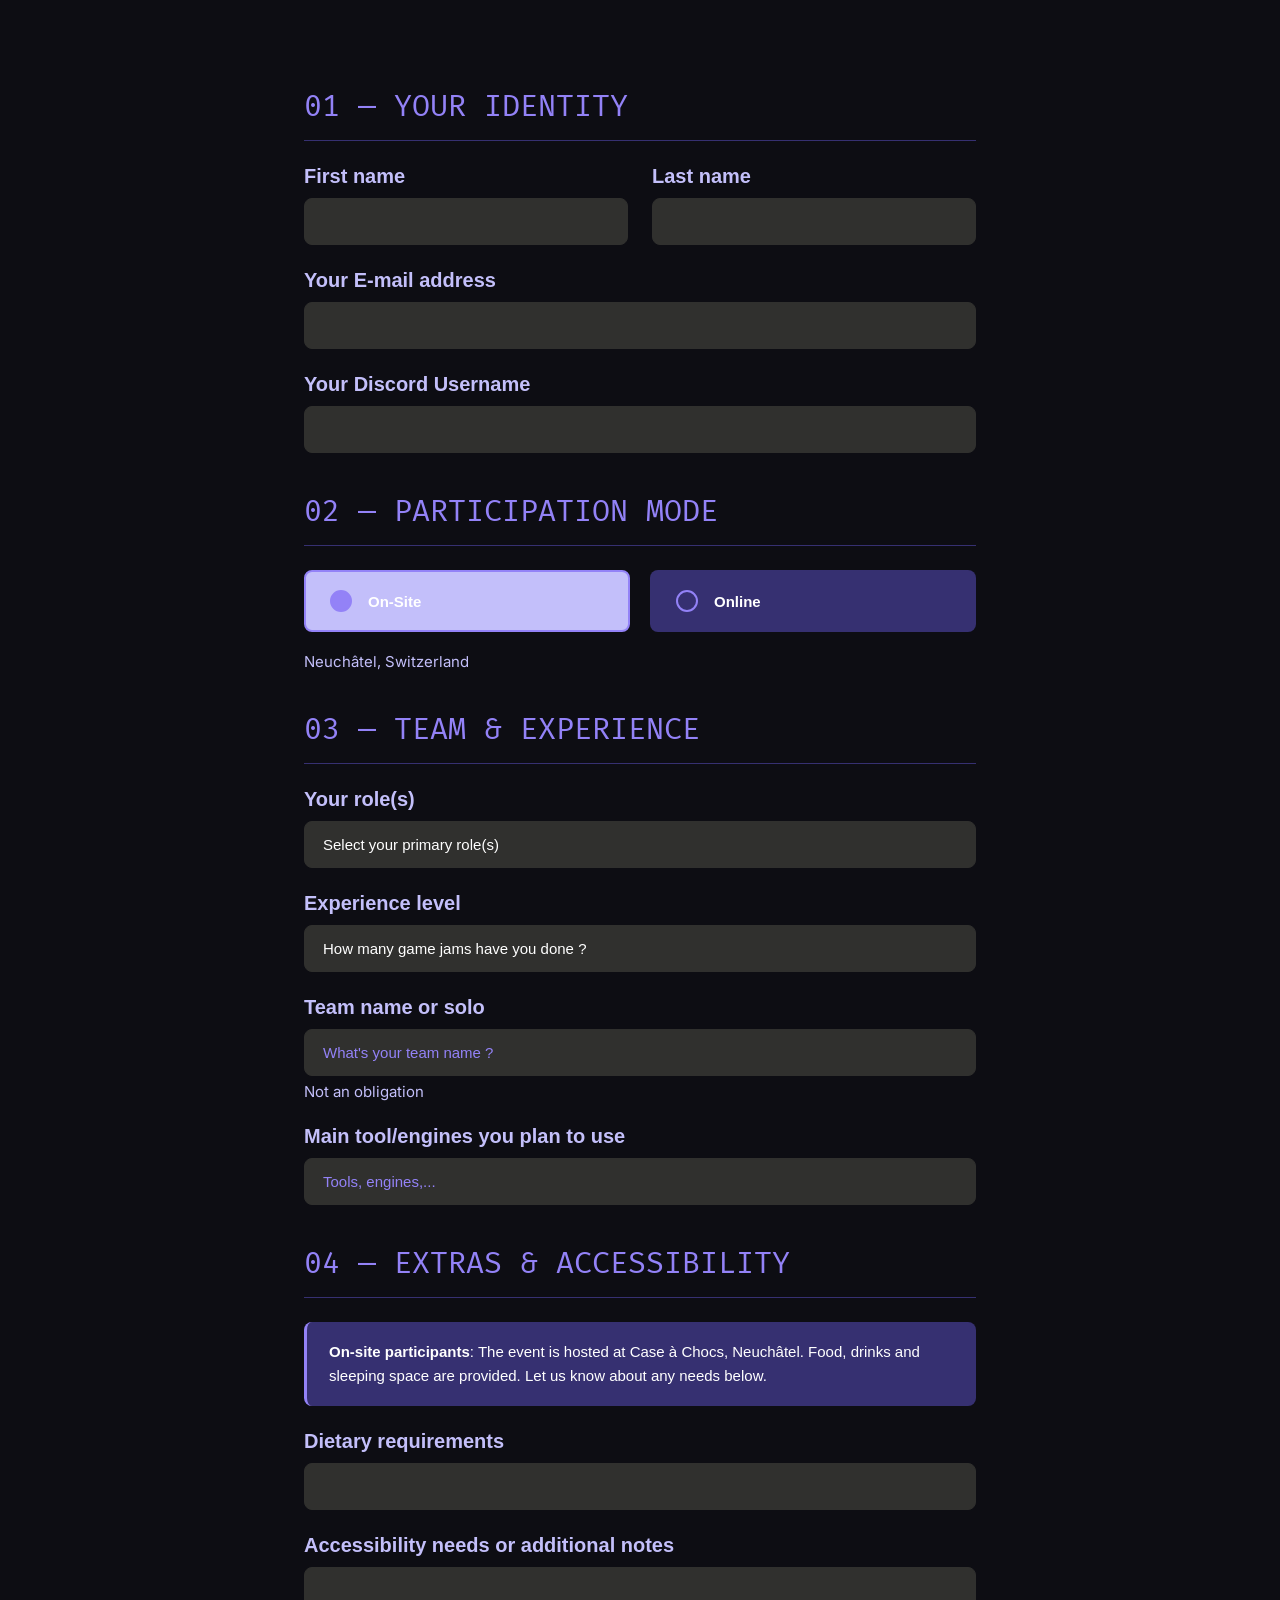
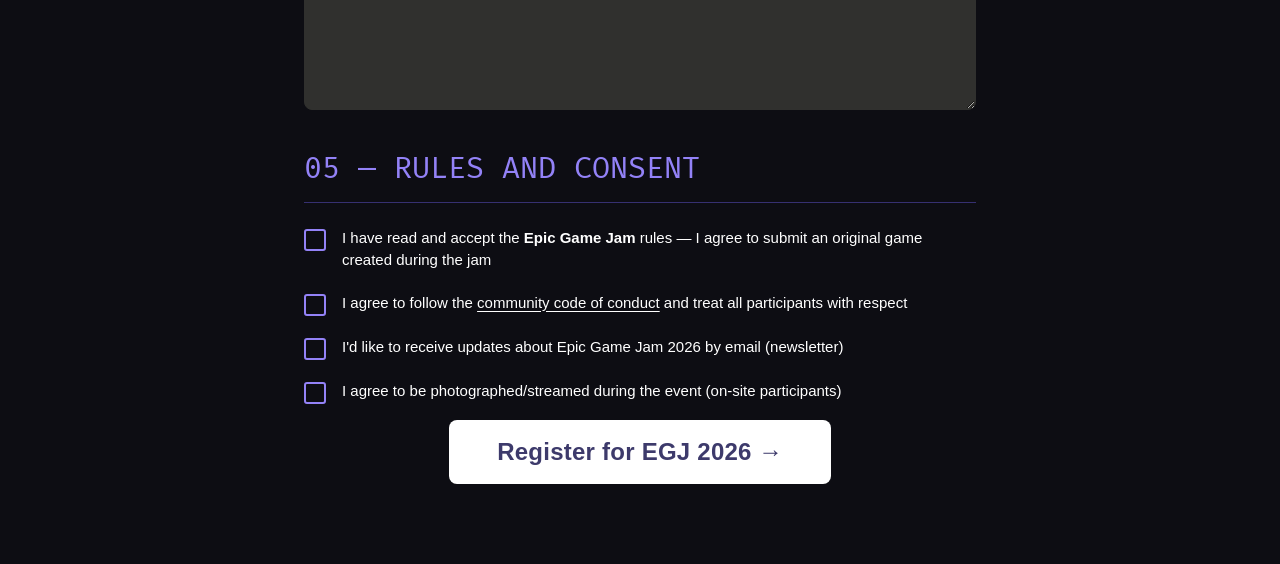
<file: index.html>
<!DOCTYPE html>
<html lang="fr">
<head>
  <meta charset="UTF-8" />
  <meta name="viewport" content="width=device-width, initial-scale=1.0" />
  <title>Epic Game Jam 2026 — Registration</title>

  <!-- Google Fonts : Fira Mono + Inter -->
  <link rel="preconnect" href="https://fonts.googleapis.com" />
  <link rel="preconnect" href="https://fonts.gstatic.com" crossorigin />
  <link href="https://fonts.googleapis.com/css2?family=Fira+Mono:wght@400;700&family=Inter:wght@400;700&display=swap" rel="stylesheet" />

  <link rel="stylesheet" href="style.css" />
</head>
<body>

  <main class="form-wrapper">
    <form class="form" action="https://api.web3forms.com/submit" method="POST" novalidate>
      <input type="hidden" name="access_key" value="4a087833-2bcb-491b-9399-07247a238c98">
    

      <!-- section 01 -->
      <section class="form-section">
        <h2 class="section-title">01 — YOUR IDENTITY</h2>
        <div class="divider"></div>

        <!-- First name + Last name -->
        <div class="row-two">
          <div class="field-group">
            <label class="field-label" for="first-name">First name</label>
            <input
              class="field-input"
              type="text"
              id="first-name"
              name="first_name"
              autocomplete="given-name"
            />
          </div>

          <div class="field-group">
            <label class="field-label" for="last-name">Last name</label>
            <input
              class="field-input"
              type="text"
              id="last-name"
              name="last_name"
              autocomplete="family-name"
            />
          </div>
        </div>

        <div class="field-group">
          <label class="field-label" for="email">Your E-mail address</label>
          <input
            class="field-input"
            type="email"
            id="email"
            name="email"
            autocomplete="email"
          />
        </div>

        <div class="field-group">
          <label class="field-label" for="discord">Your Discord Username</label>
          <input
            class="field-input"
            type="text"
            id="discord"
            name="discord"
            placeholder=""
          />
        </div>
      </section>


      <!-- section 02 -->
      <section class="form-section">
        <h2 class="section-title">02 — PARTICIPATION MODE</h2>
        <div class="divider"></div>

        <div class="participation-grid">
          <!-- On-Site -->
          <label class="participation-card" for="mode-onsite">
            <input
              class="participation-radio"
              type="radio"
              id="mode-onsite"
              name="participation_mode"
              value="onsite"
              checked
            />
            <span class="radio-dot"></span>
            <span class="participation-label">On-Site</span>
          </label>

          <!-- Online -->
          <label class="participation-card" for="mode-online">
            <input
              class="participation-radio"
              type="radio"
              id="mode-online"
              name="participation_mode"
              value="online"
            />
            <span class="radio-dot"></span>
            <span class="participation-label">Online</span>
          </label>
        </div>

        <!-- Sous-titre sous On-Site -->
        <p class="sub-note">Neuchâtel, Switzerland</p>
      </section>


      <!-- section 03 -->
      <section class="form-section">
        <h2 class="section-title">03 — TEAM &amp; EXPERIENCE</h2>
        <div class="divider"></div>

        <!-- Role(s) — select -->
        <div class="field-group">
          <label class="field-label" for="roles">Your role(s)</label>
          <select class="field-input field-select" id="roles" name="roles">
            <option value="" disabled selected>Select your primary role(s)</option>
            <option value="developer">Developer</option>
            <option value="artist">Artist / Illustrator</option>
            <option value="game-designer">Game Designer</option>
            <option value="sound">Sound Designer / Composer</option>
            <option value="writer">Writer / Narrative</option>
            <option value="other">Other</option>
          </select>
        </div>

        <!-- Experience level — select -->
        <div class="field-group">
          <label class="field-label" for="experience">Experience level</label>
          <select class="field-input field-select" id="experience" name="experience">
            <option value="" disabled selected>How many game jams have you done ?</option>
            <option value="0">0 — this is my first!</option>
            <option value="1-3">1 – 3</option>
            <option value="4-10">4 – 10</option>
            <option value="10+">More than 10</option>
          </select>
        </div>

        <!-- Team name or solo -->
        <div class="field-group">
          <label class="field-label" for="team-name">Team name or solo</label>
          <input
            class="field-input"
            type="text"
            id="team-name"
            name="team_name"
            placeholder="What's your team name ?"
          />
          <p class="sub-note">Not an obligation</p>
        </div>

        <!-- Main tool / engines -->
        <div class="field-group">
          <label class="field-label" for="tools">Main tool/engines you plan to use</label>
          <input
            class="field-input"
            type="text"
            id="tools"
            name="tools"
            placeholder="Tools, engines,..."
          />
        </div>
      </section>


      <!-- section 04 -->
      <section class="form-section">
        <h2 class="section-title">04 — EXTRAS &amp; ACCESSIBILITY</h2>
        <div class="divider"></div>

        <!-- Info box on-site -->
        <div class="info-box">
          <p>
            <strong>On-site participants</strong>: The event is hosted at Case à Chocs, Neuchâtel.
            Food, drinks and sleeping space are provided. Let us know about any needs below.
          </p>
        </div>

        <div class="field-group">
          <label class="field-label" for="dietary">Dietary requirements</label>
          <input
            class="field-input"
            type="text"
            id="dietary"
            name="dietary"
          />
        </div>

        <div class="field-group">
          <label class="field-label" for="accessibility">Accessibility needs or additional notes</label>
          <textarea
            class="field-input field-textarea"
            id="accessibility"
            name="accessibility"
            rows="5"
          ></textarea>
        </div>
      </section>


      <!-- section 05 -->
      <section class="form-section">
        <h2 class="section-title">05 — RULES AND CONSENT</h2>
        <div class="divider"></div>

        <ul class="consent-list">
          <li class="consent-item">
            <label class="consent-label">
              <input class="consent-checkbox" type="checkbox" name="rules" />
              <span class="checkmark"></span>
              <span class="consent-text">
                I have read and accept the <strong>Epic Game Jam</strong> rules — I agree to submit
                an original game created during the jam
              </span>
            </label>
          </li>

          <li class="consent-item">
            <label class="consent-label">
              <input class="consent-checkbox" type="checkbox" name="coc" />
              <span class="checkmark"></span>
              <span class="consent-text">
                I agree to follow the <u>community code of conduct</u> and treat all participants
                with respect
              </span>
            </label>
          </li>

          <li class="consent-item">
            <label class="consent-label">
              <input class="consent-checkbox" type="checkbox" name="newsletter" />
              <span class="checkmark"></span>
              <span class="consent-text">
                I'd like to receive updates about Epic Game Jam 2026 by email (newsletter)
              </span>
            </label>
          </li>

          <li class="consent-item">
            <label class="consent-label">
              <input class="consent-checkbox" type="checkbox" name="photo" />
              <span class="checkmark"></span>
              <span class="consent-text">
                I agree to be photographed/streamed during the event (on-site participants)
              </span>
            </label>
          </li>
        </ul>
      </section>


      <!-- submit button -->
      <div class="submit-wrapper">
        <button class="submit-btn" type="submit">
          Register for EGJ 2026 →
        </button>
      </div>

    </form>
  </main>

</body>
</html>
</file>
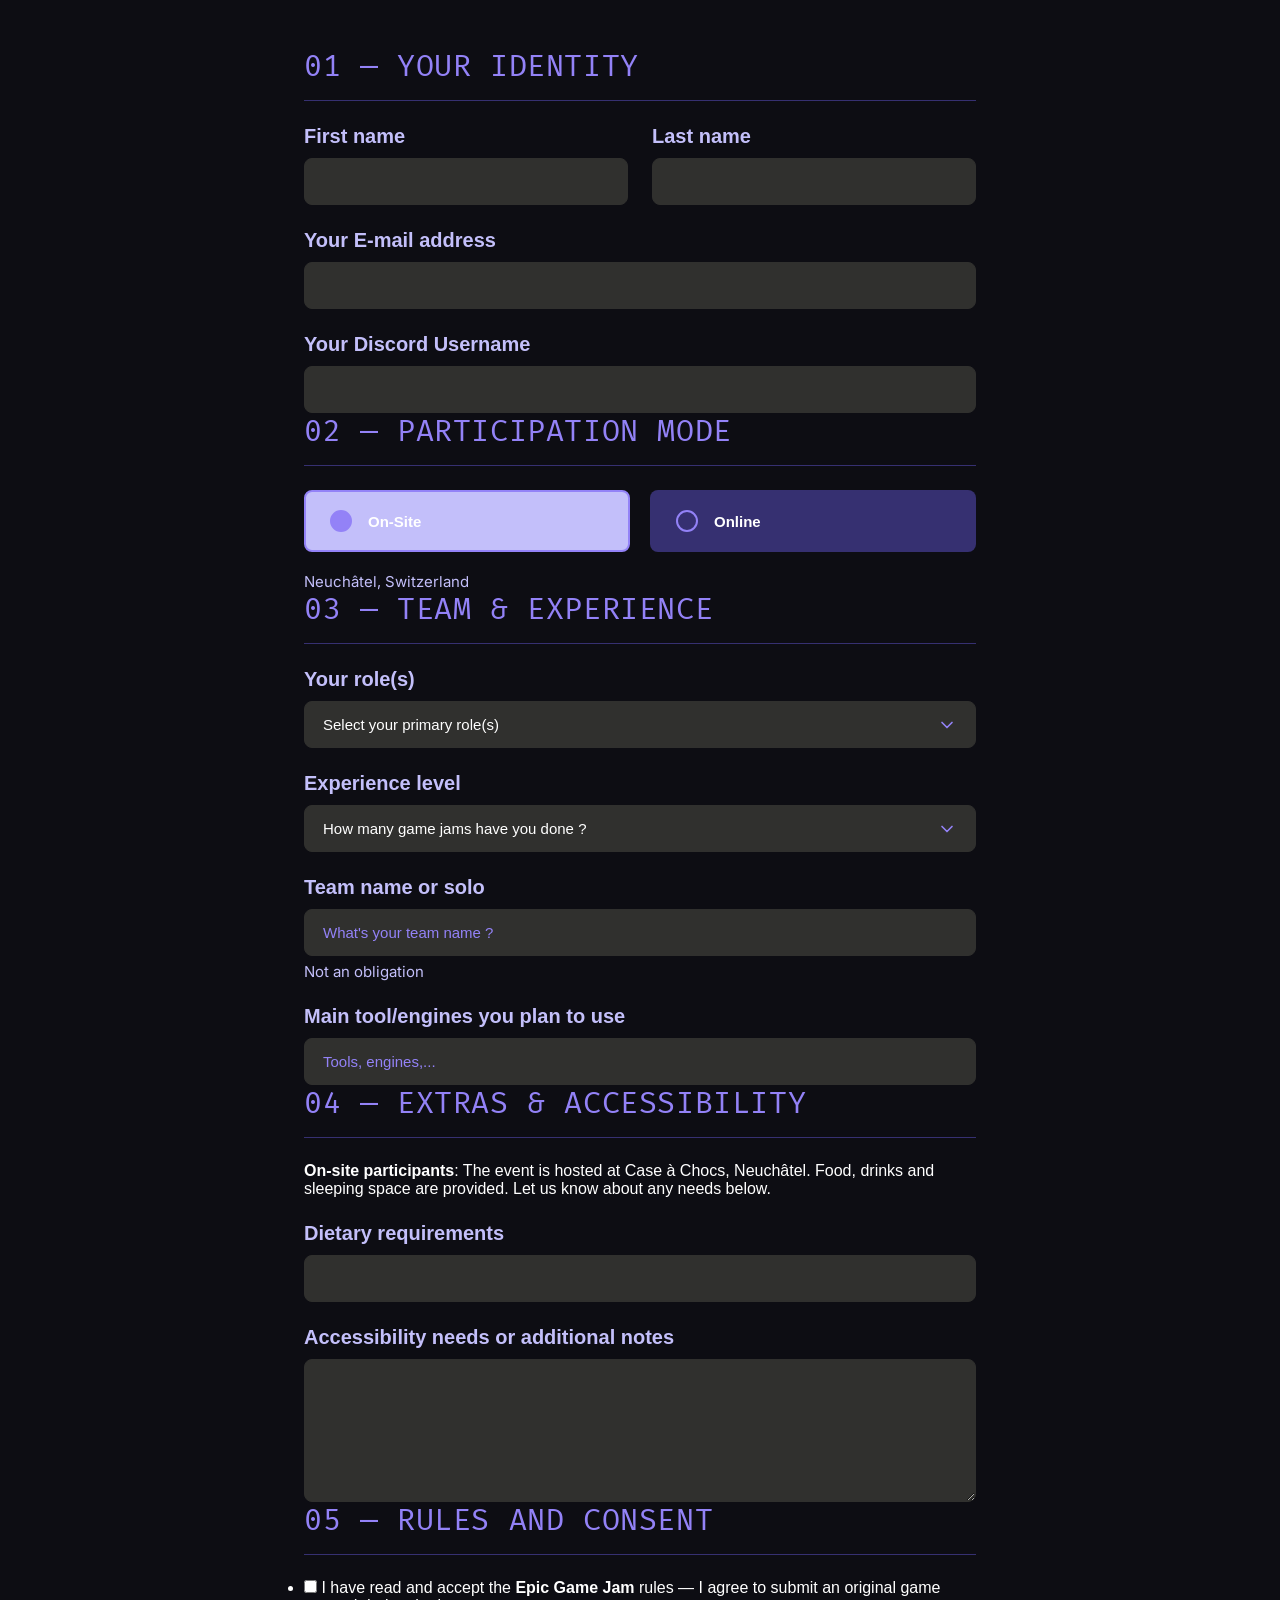
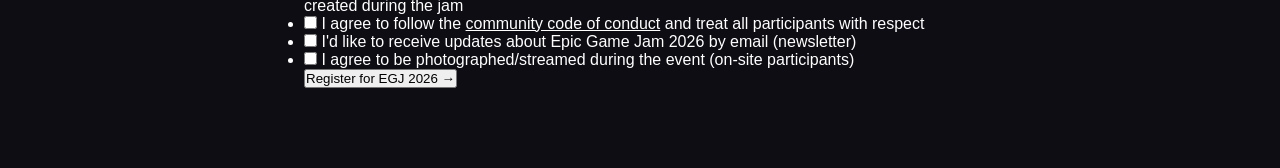
<file: .github/index.html>
<!DOCTYPE html>
<html lang="fr">
<head>
  <meta charset="UTF-8" />
  <meta name="viewport" content="width=device-width, initial-scale=1.0" />
  <title>Epic Game Jam 2026 — Registration</title>

  <!-- Google Fonts : Fira Mono + Inter -->
  <link rel="preconnect" href="https://fonts.googleapis.com" />
  <link rel="preconnect" href="https://fonts.gstatic.com" crossorigin />
  <link href="https://fonts.googleapis.com/css2?family=Fira+Mono:wght@400;700&family=Inter:wght@400;700&display=swap" rel="stylesheet" />

  <link rel="stylesheet" href="style.css" />
</head>
<body>

  <main class="form-wrapper">
    <form class="form" novalidate>

      <!-- section 01 -->
      <section class="form-section">
        <h2 class="section-title">01 — YOUR IDENTITY</h2>
        <div class="divider"></div>

        <!-- First name + Last name -->
        <div class="row-two">
          <div class="field-group">
            <label class="field-label" for="first-name">First name</label>
            <input
              class="field-input"
              type="text"
              id="first-name"
              name="first_name"
              autocomplete="given-name"
            />
          </div>

          <div class="field-group">
            <label class="field-label" for="last-name">Last name</label>
            <input
              class="field-input"
              type="text"
              id="last-name"
              name="last_name"
              autocomplete="family-name"
            />
          </div>
        </div>

        <div class="field-group">
          <label class="field-label" for="email">Your E-mail address</label>
          <input
            class="field-input"
            type="email"
            id="email"
            name="email"
            autocomplete="email"
          />
        </div>

        <div class="field-group">
          <label class="field-label" for="discord">Your Discord Username</label>
          <input
            class="field-input"
            type="text"
            id="discord"
            name="discord"
            placeholder=""
          />
        </div>
      </section>


      <!-- section 02 -->
      <section class="form-section">
        <h2 class="section-title">02 — PARTICIPATION MODE</h2>
        <div class="divider"></div>

        <div class="participation-grid">
          <!-- On-Site -->
          <label class="participation-card" for="mode-onsite">
            <input
              class="participation-radio"
              type="radio"
              id="mode-onsite"
              name="participation_mode"
              value="onsite"
              checked
            />
            <span class="radio-dot"></span>
            <span class="participation-label">On-Site</span>
          </label>

          <!-- Online -->
          <label class="participation-card" for="mode-online">
            <input
              class="participation-radio"
              type="radio"
              id="mode-online"
              name="participation_mode"
              value="online"
            />
            <span class="radio-dot"></span>
            <span class="participation-label">Online</span>
          </label>
        </div>

        <!-- Sous-titre sous On-Site -->
        <p class="sub-note">Neuchâtel, Switzerland</p>
      </section>


      <!-- section 03 -->
      <section class="form-section">
        <h2 class="section-title">03 — TEAM &amp; EXPERIENCE</h2>
        <div class="divider"></div>

        <!-- Role(s) — select -->
        <div class="field-group">
          <label class="field-label" for="roles">Your role(s)</label>
          <select class="field-input field-select" id="roles" name="roles">
            <option value="" disabled selected>Select your primary role(s)</option>
            <option value="developer">Developer</option>
            <option value="artist">Artist / Illustrator</option>
            <option value="game-designer">Game Designer</option>
            <option value="sound">Sound Designer / Composer</option>
            <option value="writer">Writer / Narrative</option>
            <option value="other">Other</option>
          </select>
        </div>

        <!-- Experience level — select -->
        <div class="field-group">
          <label class="field-label" for="experience">Experience level</label>
          <select class="field-input field-select" id="experience" name="experience">
            <option value="" disabled selected>How many game jams have you done ?</option>
            <option value="0">0 — this is my first!</option>
            <option value="1-3">1 – 3</option>
            <option value="4-10">4 – 10</option>
            <option value="10+">More than 10</option>
          </select>
        </div>

        <!-- Team name or solo -->
        <div class="field-group">
          <label class="field-label" for="team-name">Team name or solo</label>
          <input
            class="field-input"
            type="text"
            id="team-name"
            name="team_name"
            placeholder="What's your team name ?"
          />
          <p class="sub-note">Not an obligation</p>
        </div>

        <!-- Main tool / engines -->
        <div class="field-group">
          <label class="field-label" for="tools">Main tool/engines you plan to use</label>
          <input
            class="field-input"
            type="text"
            id="tools"
            name="tools"
            placeholder="Tools, engines,..."
          />
        </div>
      </section>


      <!-- section 04 -->
      <section class="form-section">
        <h2 class="section-title">04 — EXTRAS &amp; ACCESSIBILITY</h2>
        <div class="divider"></div>

        <!-- Info box on-site -->
        <div class="info-box">
          <p>
            <strong>On-site participants</strong>: The event is hosted at Case à Chocs, Neuchâtel.
            Food, drinks and sleeping space are provided. Let us know about any needs below.
          </p>
        </div>

        <div class="field-group">
          <label class="field-label" for="dietary">Dietary requirements</label>
          <input
            class="field-input"
            type="text"
            id="dietary"
            name="dietary"
          />
        </div>

        <div class="field-group">
          <label class="field-label" for="accessibility">Accessibility needs or additional notes</label>
          <textarea
            class="field-input field-textarea"
            id="accessibility"
            name="accessibility"
            rows="5"
          ></textarea>
        </div>
      </section>


      <!-- section 05 -->
      <section class="form-section">
        <h2 class="section-title">05 — RULES AND CONSENT</h2>
        <div class="divider"></div>

        <ul class="consent-list">
          <li class="consent-item">
            <label class="consent-label">
              <input class="consent-checkbox" type="checkbox" name="rules" />
              <span class="checkmark"></span>
              <span class="consent-text">
                I have read and accept the <strong>Epic Game Jam</strong> rules — I agree to submit
                an original game created during the jam
              </span>
            </label>
          </li>

          <li class="consent-item">
            <label class="consent-label">
              <input class="consent-checkbox" type="checkbox" name="coc" />
              <span class="checkmark"></span>
              <span class="consent-text">
                I agree to follow the <u>community code of conduct</u> and treat all participants
                with respect
              </span>
            </label>
          </li>

          <li class="consent-item">
            <label class="consent-label">
              <input class="consent-checkbox" type="checkbox" name="newsletter" />
              <span class="checkmark"></span>
              <span class="consent-text">
                I'd like to receive updates about Epic Game Jam 2026 by email (newsletter)
              </span>
            </label>
          </li>

          <li class="consent-item">
            <label class="consent-label">
              <input class="consent-checkbox" type="checkbox" name="photo" />
              <span class="checkmark"></span>
              <span class="consent-text">
                I agree to be photographed/streamed during the event (on-site participants)
              </span>
            </label>
          </li>
        </ul>
      </section>


      <!-- submit button -->
      <div class="submit-wrapper">
        <button class="submit-btn" type="submit">
          Register for EGJ 2026 →
        </button>
      </div>

    </form>
  </main>

</body>
</html>
</file>
<file: style.css>
:root {
  /* Palette de couleurs */
  --bg-page:          #0D0D13;   /* fond global, plus chaud que #000 */
  --bg-section:       #30302E;   /* fond des <section> */
  --bg-field:         #30302E;   /* fond des inputs / selects / textarea */
  --bg-card:          #363071;   /* fond des cartes participation */
  --bg-card-active:   #C3BFFA;   /* fond carte sélectionnée (plus clair) */
  --bg-info:          #363071;   /* fond du bloc info on-site */

  --violet-clair:     #9382F7;   /* titres de section, placeholder, radio dot */
  --violet-label:     #C3BFFA;   /* labels de champs, sous-titres */
  --blanc:            #FFFFFF;   /* texte carte participation */
  --divider:          #363071;   /* ligne séparatrice */
  --border-field:     #30302E;   /* bordure des inputs au repos */
  --border-focus:     #9382F7;   /* bordure input en focus */

  /* ── Typographies ── */
  --font-fira:        "Fira Mono", monospace;
  --font-helvetica:   Helvetica, Arial, sans-serif;
  --font-inter:       "Inter", sans-serif;

  /* ── Tailles des police ── */
  --fs-section-title: 30px;   /* 01, 02, 03 */
  --fs-label:         20px;   /* labels champs */
  --fs-placeholder:   15px;   /* placeholder inputs */
  --fs-mode:          15px;   /* On-Site / Online */
  --fs-sub:           15px;   /* Neuchâtel, Not an obligation… */

  /* ── Espacement général ── */
  --gap-section:      56px;   /* écart entre sections */
  --gap-field:        24px;   /* écart entre champs dans une section */
  --radius:           8px;    /* arrondi des éléments interactifs */
}
/* cela évite que les marges, paddings ou bordures d’un élément changent la taille totale calculée de l’élément */
*, *::before, *::after {
  box-sizing: border-box;
  margin: 0;
  padding: 0;
}

body {
  background-color: var(--bg-page);
  color: var(--blanc);
  font-family: var(--font-helvetica);
  padding: 48px 0 80px;
}


/* conteneur principal du formulaire */
.form-wrapper {
  width: 100%;
  max-width: 720px;
  margin: 0 auto;
  padding: 0 24px;
}

.egj-form {
  display: flex;
  flex-direction: column;
  gap: var(--gap-section);
}


/* sections (01 / 02 / 03 / 04 / 05) Chaque section = bloc indépendant */ 
.form-section { 
display: flex; 
flex-direction: column; 
gap: var(--gap-field); 
} 

/* titres de sections */ 

.section-title { 
font-family: var(--font-fira); 
font-size: var(--fs-section-title); 
font-weight: 50; 
color: var(--violet-clair);
text-transform: uppercase; 
padding-top: 40px;
} 

/* Ligne */ 
.divider { 
width: 100%; 
height: 1px; 
background-color: var(--divider); 
margin-top: -8px; 
} 

/* groupes de champs */ 
.field-group { 
display: flex; 
flex-direction: column; 
gap: 10px; 
} 

/* Label au-dessus du champ */ 
.field-label { 
font-family: var(--font-helvetica); 
font-size: var(--fs-label); 
font-weight: 700; 
color: var(--violet-label); 
} 

/* Input, select, textarea */ 
.field-input { 
width: 100%; 
background-color: var(--bg-field); 
border: 1.5px solid var(--border-field); 
border-radius: var(--radius); 
padding: 14px 18px; 
font-family: var(--font-helvetica); 
font-size: var(--fs-placeholder); 
font-weight: 400; 
color: var(--blanc); 
outline: none; 
transition: border-color 0.2s ease, background-color 0.2s ease; 
appearance: none;
-webkit-appearance: none;}


/* Placeholder */ 
.field-input::placeholder { 
color: var(--violet-clair); 
opacity: 1; /* Firefox atténue par défaut */ 
} 

.field-select option[value=""][disabled] { 
color: var(--violet-clair); 
} 

/* Focus */ 
.field-input:focus { 
border-color: var(--border-focus); 
background-color: #2f2c48; 
} 

/* Flèche custom pour les <select> */ 
.field-select { 
background-position: right 18px center; 
background-size: 20px; 
padding-right: 48px; /* espace pour la flèche */ 
cursor: pointer; 
} 

/* Options dans le select héritent du fond sombre */ 
.field-select option { 
background-color: var(--bg-field); 
color: var(--blanc); 
} 


/* Textarea : pas de redimensionnement horizontal */ 
.field-textarea { 
resize: vertical; 
min-height: 140px; 
line-height: 1.5; 
} 


/* ligne deux colonnes (First name / Last name) 
utilisation de Flexbox */ 
.row-two { 
display: flex; 
gap: 24px; 
} 

/* Chaque colonne prend la moitié disponible */ 
.row-two .field-group { 
flex: 1; 
} 

/* cartes de participation (On-Site / Online) 
Boutons radio -> cartes sélectionnables.  */ 
.participation-grid { 
display: flex; 
gap: 20px; 
} 

/* Chaque carte prend la même largeur */ 
.participation-card { 
flex: 1; 
display: flex; 
align-items: center; 
gap: 16px; 
padding: 18px 24px; 
background-color: var(--bg-card); 
border: 2px solid transparent; 
border-radius: var(--radius); 
cursor: pointer; 
transition: background-color 0.2s ease, border-color 0.2s ease; 
user-select: none; 
} 

/* Carte active (radio coché) : fond plus clair + bordure violette */ 
.participation-card:has(.participation-radio:checked) { 
background-color: var(--bg-card-active); 
border-color: var(--violet-clair); 
} 

/* cache le vrai input radio (remplacé par .radio-dot) */ 
.participation-radio { 
display: none; 
} 

/* Cercle qui simule le bouton radio 
Vide par défaut, rempli si coché */ 
.radio-dot { 
width: 22px; 
height: 22px; 
border-radius: 50%; 
border: 2px solid var(--violet-clair); 
background-color: transparent; 
flex-shrink: 0; 
transition: background-color 0.2s ease; 
position: relative; 
} 

/* Point central quand le radio est coché */ 
.participation-card:has(.participation-radio:checked) .radio-dot { 
background-color: var(--violet-clair); 
} 

/* Texte "On-Site" / "Online" */ 
.participation-label { 
font-family: var(--font-helvetica); 
font-size: var(--fs-mode); 
font-weight: 700; 
font-style: normal; 
line-height: normal; 
color: var(--blanc); 
} 

/* sous titres, notes. ex: "Neuchâtel, Switzerland", "Not an obligation" */ 
.sub-note { 
font-family: var(--font-inter); 
font-size: var(--fs-sub); 
font-weight: 400; 
font-style: normal; 
line-height: normal; 
color: var(--violet-label); 
/* Remonte légèrement par rapport au gap de .field-group */ 
margin-top: -4px; 
} 

/* bloc info (Section 04 — on-site notice) */ 
.info-box { 
background-color: var(--bg-info); 
border-left: 3px solid var(--violet-clair); 
border-radius: var(--radius); 
padding: 18px 22px; 
} 

.info-box p { 
font-family: var(--font-helvetica); 
font-size: 15px; 
font-weight: 400; 
line-height: 1.6; 
color: var(--blanc); 
} 

/* liste des consentements (Section 05) */ 
.consent-list { 
list-style: none; 
display: flex; 
flex-direction: column; 
gap: 20px; 
} 

/* Chaque ligne = label cliquable */ 
.consent-label { 
display: flex; 
align-items: flex-start; 
gap: 16px; 
cursor: pointer; 
} 

/* Input natif caché */ 
.consent-checkbox { 
display: none; 
} 

/* Carré custom qui remplace la checkbox */ 
.checkmark { 
width: 22px; 
height: 22px; 
border: 2px solid var(--violet-clair); 
border-radius: 3px; 
background-color: transparent; 
flex-shrink: 0; 
margin-top: 2px; /* alignement optique avec le texte */ 
transition: background-color 0.2s ease; 
position: relative; 
} 

/* Coche SVG quand coché */ 
.consent-checkbox:checked + .checkmark::after { 
content: ""; 
display: block; 
position: absolute; 
top: 2px; 
left: 5px; 
width: 7px; 
height: 12px; 
border: 2px solid var(--blanc); 
border-top: none; 
border-left: none; 
transform: rotate(45deg); 
} 

.consent-checkbox:checked + .checkmark { 
background-color: var(--violet-clair); 
} 

/* Texte des consentements */ 
.consent-text { 
font-family: var(--font-helvetica); 
font-size: 15px; 
font-weight: 400; 
line-height: 1.5; 
color: var(--blanc); 
} 

.consent-text u { 
text-decoration: underline; 
text-underline-offset: 3px; 
} 

.consent-text strong { 
font-weight: 700; 
} 

/* boutton submit */ 
.submit-wrapper { 
display: flex; 
justify-content: center; 
padding-top: 16px; 
} 

.submit-btn { 
display: inline-block; 
background-color: var(--blanc); 
color: #3d3a6b; 
font-family: var(--font-helvetica); 
font-size: 24px; 
font-weight: 700; 
line-height: normal; 
padding: 18px 48px; 
border: none; 
border-radius: var(--radius); 
cursor: pointer; 
transition: background-color 0.2s ease, color 0.2s ease, transform 0.1s ease; 
letter-spacing: 0.01em; 
} 

.submit-btn:hover { 
background-color: var(--violet-clair); 
color: var(--blanc); 
} 

.submit-btn:active { 
transform: scale(0.98); 
}
</file>
<file: .github/style.css>
:root {
  /* Palette de couleurs */
  --bg-page:          #0D0D13;   /* fond global, plus chaud que #000 */
  --bg-section:       #30302E;   /* fond des <section> */
  --bg-field:         #30302E;   /* fond des inputs / selects / textarea */
  --bg-card:          #363071;   /* fond des cartes participation */
  --bg-card-active:   #C3BFFA;   /* fond carte sélectionnée (plus clair) */
  --bg-info:          #363071;   /* fond du bloc info on-site */

  --violet-clair:     #9382F7;   /* titres de section, placeholder, radio dot */
  --violet-label:     #C3BFFA;   /* labels de champs, sous-titres */
  --blanc:            #FFFFFF;   /* texte carte participation */
  --divider:          #363071;   /* ligne séparatrice */
  --border-field:     #30302E;   /* bordure des inputs au repos */
  --border-focus:     #9382F7;   /* bordure input en focus */

  /* ── Typographies ── */
  --font-fira:        "Fira Mono", monospace;
  --font-helvetica:   Helvetica, Arial, sans-serif;
  --font-inter:       "Inter", sans-serif;

  /* ── Tailles des police ── */
  --fs-section-title: 30px;   /* 01, 02, 03 */
  --fs-label:         20px;   /* labels champs */
  --fs-placeholder:   15px;   /* placeholder inputs */
  --fs-mode:          15px;   /* On-Site / Online */
  --fs-sub:           15px;   /* Neuchâtel, Not an obligation… */

  /* ── Espacement général ── */
  --gap-section:      56px;   /* écart entre sections */
  --gap-field:        24px;   /* écart entre champs dans une section */
  --radius:           8px;    /* arrondi des éléments interactifs */
}
/* cela évite que les marges, paddings ou bordures d’un élément changent la taille totale calculée de l’élément */
*, *::before, *::after {
  box-sizing: border-box;
  margin: 0;
  padding: 0;
}

body {
  background-color: var(--bg-page);
  color: var(--blanc);
  font-family: var(--font-helvetica);
  padding: 48px 0 80px;
}


/* conteneur principal du formulaire */
.form-wrapper {
  width: 100%;
  max-width: 720px;
  margin: 0 auto;
  padding: 0 24px;
}

.egj-form {
  display: flex;
  flex-direction: column;
  gap: var(--gap-section);
}


/* 4. SECTIONS (01 / 02 / 03 / 04 / 05) Chaque section = bloc indépendant */ 
.form-section { 
display: flex; 
flex-direction: column; 
gap: var(--gap-field); 
} 

/* titres de sections */ 

.section-title { 
font-family: var(--font-fira); 
font-size: var(--fs-section-title); 
font-weight: 50; 
font-style: normal; 
line-height: normal; 
color: var(--violet-clair); 
letter-spacing: 0.02em; 
text-transform: uppercase; 
} 

/* Ligne */ 
.divider { 
width: 100%; 
height: 1px; 
background-color: var(--divider); 
margin-top: -8px; 
} 

/* groupes de champs */ 
.field-group { 
display: flex; 
flex-direction: column; 
gap: 10px; 
} 

/* Label au-dessus du champ */ 
.field-label { 
font-family: var(--font-helvetica); 
font-size: var(--fs-label); 
font-weight: 700; 
font-style: normal; 
line-height: normal; 
color: var(--violet-label); 
} 

/* Input, select, textarea */ 
.field-input { 
width: 100%; 
background-color: var(--bg-field); 
border: 1.5px solid var(--border-field); 
border-radius: var(--radius); 
padding: 14px 18px; 
font-family: var(--font-helvetica); 
font-size: var(--fs-placeholder); 
font-weight: 400; 
color: var(--blanc); 
outline: none; 
transition: border-color 0.2s ease, background-color 0.2s ease; 
appearance: none;
-webkit-appearance: none;}


/* Placeholder */ 
.field-input::placeholder { 
color: var(--violet-clair); 
opacity: 1; /* Firefox atténue par défaut */ 
} 

.field-select option[value=""][disabled] { 
color: var(--violet-clair); 
} 

/* Focus */ 
.field-input:focus { 
border-color: var(--border-focus); 
background-color: #2f2c48; 
} 

/* Flèche custom pour les <select> */ 
.field-select { 
background-image: url("data:image/svg+xml,%3Csvg xmlns='http://www.w3.org/2000/svg' width='16' height='16' viewBox='0 0 24 24' fill='none' stroke='%239382F7' stroke-width='2' stroke-linecap='round' stroke-linejoin='round'%3E%3Cpolyline points='6 9 12 15 18 9'/%3E%3C/svg%3E"); 
background-repeat: no-repeat; 
background-position: right 18px center; 
background-size: 20px; 
padding-right: 48px; /* espace pour la flèche */ 
cursor: pointer; 
} 

/* Options dans le select héritent du fond sombre */ 
.field-select option { 
background-color: var(--bg-field); 
color: var(--blanc); 
} 


/* Textarea : pas de redimensionnement horizontal */ 
.field-textarea { 
resize: vertical; 
min-height: 140px; 
line-height: 1.5; 
} 


/* ligne deux colonnes (First name / Last name) 
utilisation de Flexbox */ 
.row-two { 
display: flex; 
gap: 24px; 
} 

/* Chaque colonne prend la moitié disponible */ 
.row-two .field-group { 
flex: 1; 
} 

/* cartes de participation (On-Site / Online) 
Boutons radio -> cartes sélectionnables.  */ 
.participation-grid { 
display: flex; 
gap: 20px; 
} 

/* Chaque carte prend la même largeur */ 
.participation-card { 
flex: 1; 
display: flex; 
align-items: center; 
gap: 16px; 
padding: 18px 24px; 
background-color: var(--bg-card); 
border: 2px solid transparent; 
border-radius: var(--radius); 
cursor: pointer; 
transition: background-color 0.2s ease, border-color 0.2s ease; 
user-select: none; 
} 

/* Carte active (radio coché) : fond plus clair + bordure violette */ 
.participation-card:has(.participation-radio:checked) { 
background-color: var(--bg-card-active); 
border-color: var(--violet-clair); 
} 

/* cache le vrai input radio (remplacé par .radio-dot) */ 
.participation-radio { 
display: none; 
} 

/* Cercle qui simule le bouton radio 
Vide par défaut, rempli si coché */ 
.radio-dot { 
width: 22px; 
height: 22px; 
border-radius: 50%; 
border: 2px solid var(--violet-clair); 
background-color: transparent; 
flex-shrink: 0; 
transition: background-color 0.2s ease; 
position: relative; 
} 

/* Point central quand le radio est coché */ 
.participation-card:has(.participation-radio:checked) .radio-dot { 
background-color: var(--violet-clair); 
} 

/* Texte "On-Site" / "Online" */ 
.participation-label { 
font-family: var(--font-helvetica); 
font-size: var(--fs-mode); 
font-weight: 700; 
font-style: normal; 
line-height: normal; 
color: var(--blanc); 
} 

/* sous titres, notes. ex: "Neuchâtel, Switzerland", "Not an obligation" */ 
.sub-note { 
font-family: var(--font-inter); 
font-size: var(--fs-sub); 
font-weight: 400; 
font-style: normal; 
line-height: normal; 
color: var(--violet-label); 
/* Remonte légèrement par rapport au gap de .field-group */ 
margin-top: -4px; 
}
</file>
